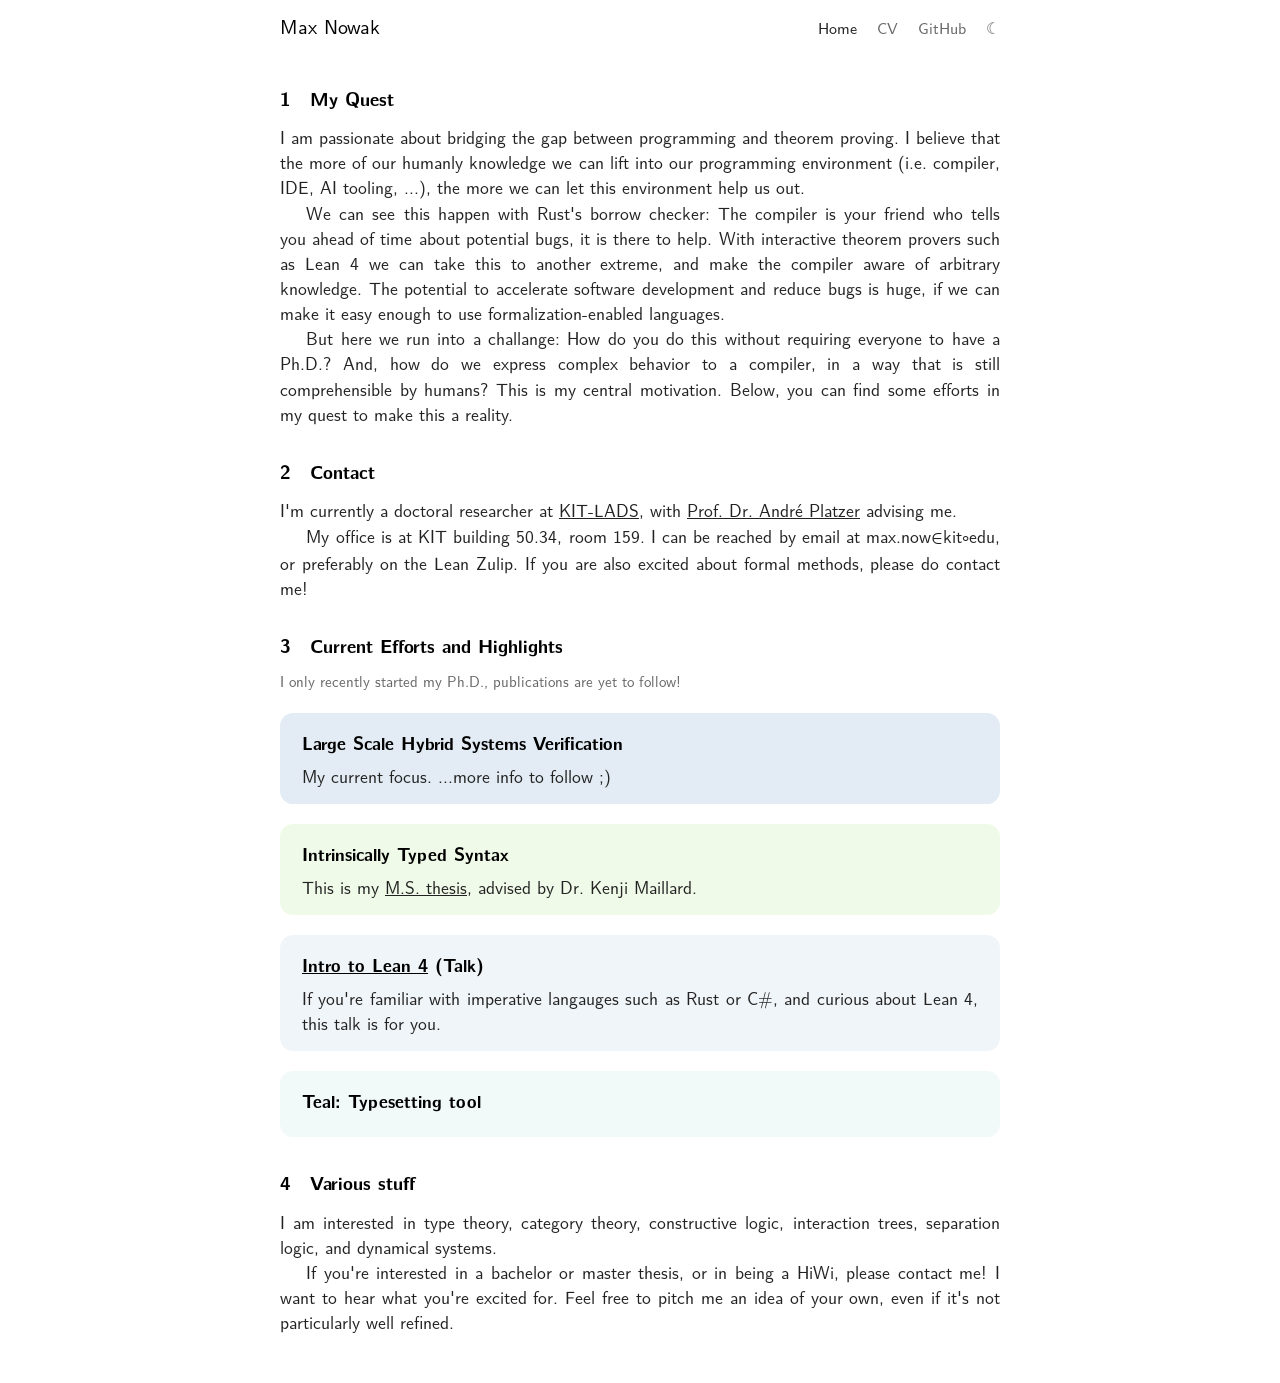
<file: index.html>
<!doctype html>
<html lang="en">
  <head>
    <meta charset="utf-8" />
    <meta name="viewport" content="width=device-width, initial-scale=1" />
    <title>Max Nowak</title>
    <script>
      const theme = new URLSearchParams(location.search).get("theme");
      if (theme === "light" || theme === "dark") document.documentElement.classList.add(theme);
    </script>
    <script type="module" crossorigin src="./assets/index-oOL1tMQR.js"></script>
    <link rel="modulepreload" crossorigin href="./assets/Tile-JlDX9vYT.js">
    <link rel="stylesheet" crossorigin href="./assets/Tile-DcJYYMUq.css">
  </head>
  <body>
    <div id="root"></div>
  </body>
</html>
</file>
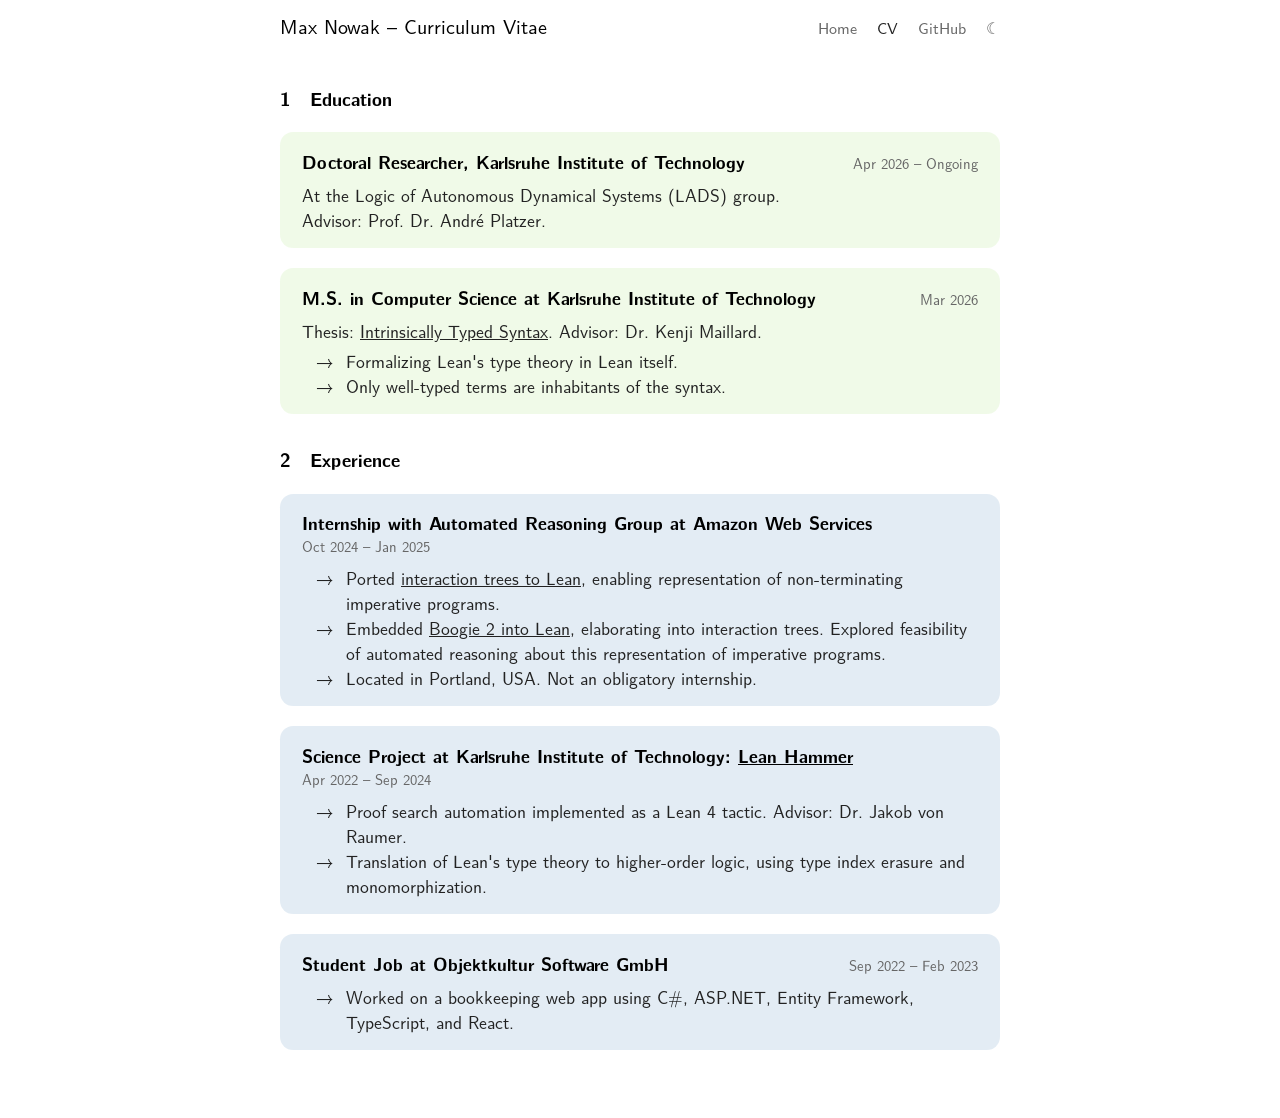
<file: cv.html>
<!doctype html>
<html lang="en">
  <head>
    <meta charset="utf-8" />
    <meta name="viewport" content="width=device-width, initial-scale=1" />
    <title>CV · Max Nowak</title>
    <script>
      const theme = new URLSearchParams(location.search).get("theme");
      if (theme === "light" || theme === "dark") document.documentElement.classList.add(theme);
    </script>
    <script type="module" crossorigin src="./assets/cv-3oKl0_wG.js"></script>
    <link rel="modulepreload" crossorigin href="./assets/Tile-JlDX9vYT.js">
    <link rel="stylesheet" crossorigin href="./assets/Tile-DcJYYMUq.css">
  </head>
  <body>
    <div id="root"></div>
  </body>
</html>
</file>
<file: assets/Tile-DcJYYMUq.css>
@font-face{font-family:New Computer Modern Sans;src:url(./NewCMSans10-Regular-DyUQJpcE.otf)format("opentype");font-weight:400;font-style:normal;font-display:swap}@font-face{font-family:New Computer Modern Sans;src:url(./NewCMSans10-Oblique-GwlItaAN.otf)format("opentype");font-weight:400;font-style:italic;font-display:swap}@font-face{font-family:New Computer Modern Sans;src:url(./NewCMSans10-Bold-CRNYBEWN.otf)format("opentype");font-weight:700;font-style:normal;font-display:swap}@font-face{font-family:New Computer Modern Sans;src:url(./NewCMSans10-BoldOblique-DiFp2lg_.otf)format("opentype");font-weight:700;font-style:italic;font-display:swap}@font-face{font-family:New Computer Modern Sans Math;src:url(./NewCMSansMath-Regular-DhVi_9XN.otf)format("opentype");font-display:swap}:root{--lightningcss-light:initial;--lightningcss-dark: ;color-scheme:light;--bg:#fff;--fg:#222;--heading:#000;--muted:#666;--toggle-glyph:"☾"}@media (prefers-color-scheme:dark){:root:not(.light){--lightningcss-light: ;--lightningcss-dark:initial;color-scheme:dark;--bg:#000;--fg:#ccc;--heading:#fff;--muted:#888;--toggle-glyph:"☀︎"}}:root.dark{--lightningcss-light: ;--lightningcss-dark:initial;color-scheme:dark;--bg:#000;--fg:#ccc;--heading:#fff;--muted:#888;--toggle-glyph:"☀︎"}h1,h2,h3{color:var(--heading)}body{background:var(--bg);color:var(--fg);margin:0;padding:0 1.5rem 3rem;font-family:New Computer Modern Sans,Latin Modern Sans,sans-serif;font-size:1.1rem;line-height:1.43}nav,main{max-width:45rem;margin:0 auto}nav{z-index:1;background:color-mix(in srgb, var(--bg) 60%, transparent);-webkit-backdrop-filter:blur(6px);backdrop-filter:blur(6px);color:var(--muted);justify-content:flex-end;align-items:baseline;gap:1.25em;margin-bottom:2rem;padding-block:.75rem;font-size:1rem;display:flex;position:sticky;top:0}nav .nav-title{color:var(--heading);margin:0 auto 0 0;font-size:1.25rem;font-weight:400}nav a{color:inherit;text-decoration:none}nav a:hover{color:var(--fg);text-decoration:underline}nav [aria-current=page]{color:var(--fg)}nav button{font:inherit;color:inherit;cursor:pointer;background:0 0;border:none;padding:0}nav button:before{content:var(--toggle-glyph)}nav button:hover{color:var(--fg)}header{text-align:center;margin-bottom:2.5rem}header h1{margin:0 0 .5rem;font-size:1.75rem;font-weight:400}header .author{margin:0}main{counter-reset:section}h2{counter-increment:section;margin:2rem 0 .75rem;font-size:1.2rem;font-weight:700}h2:before{content:counter(section);margin-right:1em}h3{margin:1.5rem 0 .5rem;font-size:1.15rem;font-weight:700}.tile{border-radius:.75em;margin:1.25rem 0;padding:.9em 1.25em}.tile>:first-child{margin-top:0}ul.arrows{margin:.25em 0 0;padding-left:2.5em}ul.arrows li::marker{content:"→  ";font-family:New Computer Modern Sans Math,math}p{text-align:justify;-webkit-hyphens:auto;hyphens:auto;margin:0}p+p{text-indent:1.5em}a{color:inherit}h3.dated{flex-wrap:wrap;justify-content:space-between;align-items:baseline;column-gap:1em;display:flex}h3.dated .date{color:var(--muted);white-space:nowrap;font-size:.8em;font-weight:400}.aside{color:var(--muted);font-size:.85em}.math{font-family:New Computer Modern Sans Math,math;font-style:normal;font-weight:400}.braced{grid-template-columns:auto 1em minmax(8em,1fr);align-items:center;column-gap:.75em;display:grid}.braced p{text-align:left;text-indent:0}.braced-left p+p{margin-top:.4em}.brace{--b:.075em;--r:.5em;grid-template-rows:repeat(4,1fr);grid-template-columns:1fr 1fr;align-self:stretch;display:grid}.brace>span{border:0 solid}.brace>:first-child{border-top-width:var(--b);border-right-width:var(--b);border-top-right-radius:var(--r);grid-area:1/1}.brace>:nth-child(2){margin-left:calc(-1 * var(--b));border-left-width:var(--b);border-bottom-width:var(--b);border-bottom-left-radius:var(--r);grid-area:2/2}.brace>:nth-child(3){margin-left:calc(-1 * var(--b));margin-top:calc(-1 * var(--b));border-left-width:var(--b);border-top-width:var(--b);border-top-left-radius:var(--r);grid-area:3/2}.brace>:nth-child(4){border-right-width:var(--b);border-bottom-width:var(--b);border-bottom-right-radius:var(--r);grid-area:4/1}
</file>
